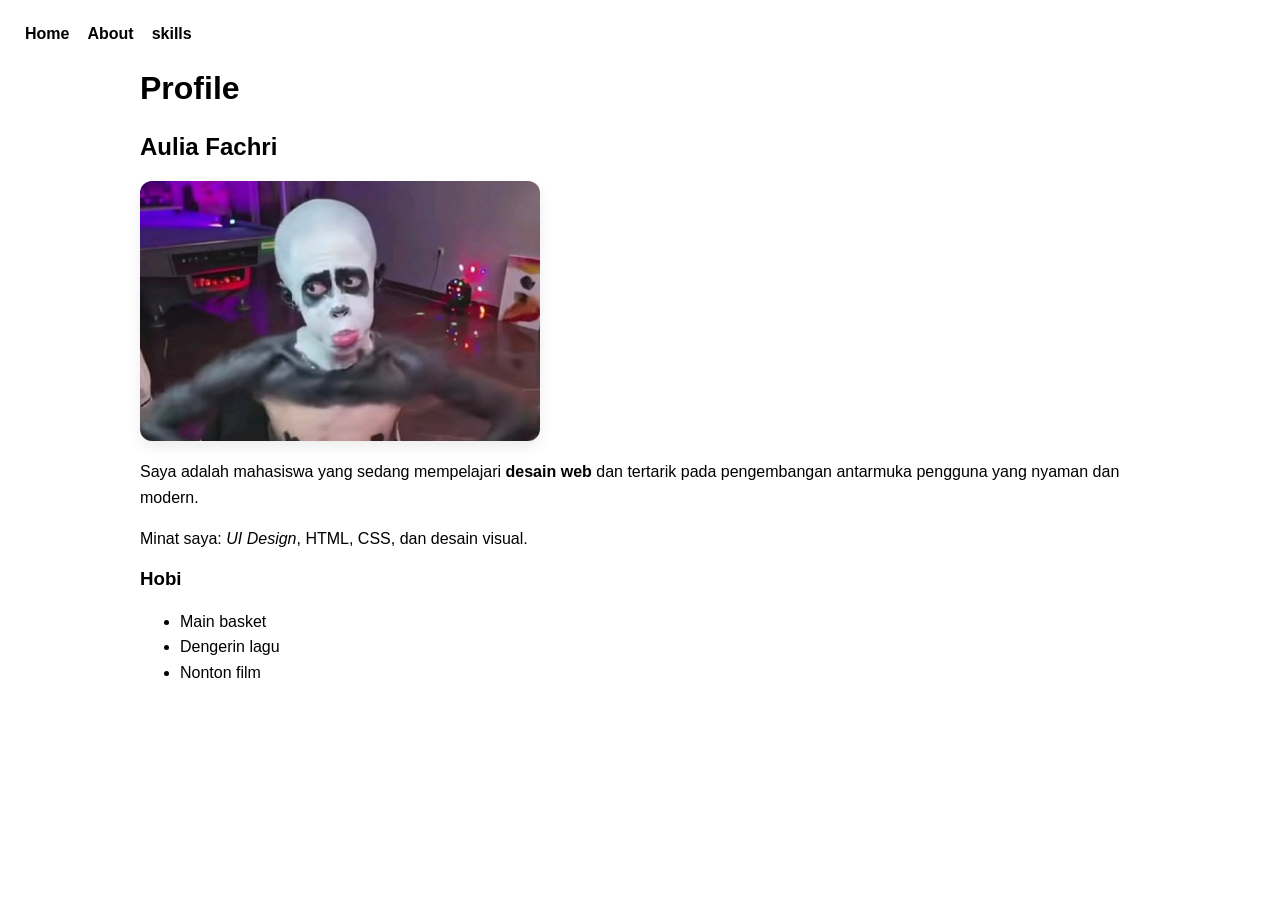
<file: pertemuan2/index.html>
<!DOCTYPE html>
<html lang="en">
<head>
    <meta charset="UTF-8">
    <meta name="viewport" content="width=device-width, initial-scale=1.0">
    <title>Data Mahasiswa</title>
    <link rel="stylesheet" href="css/style.css">
</head>
<body>
    <header>
        <nav>
            <a href="index.html">Home</a>
            <a href="about.html">About</a>
            <a href="skills.html">skills</a>
        </nav>
    </header>

    <main>
        <section id="home">
            <h1>Profile</h1>
            <h2>Aulia Fachri</h2>
            <img src= "dokum/img/poto.jpg" alt="robby">
            <p>Saya adalah mahasiswa yang sedang mempelajari <strong>desain web</strong> dan tertarik pada pengembangan antarmuka pengguna yang nyaman dan modern.</p>
            <p>Minat saya: <em>UI Design</em>, HTML, CSS, dan desain visual.</p>
        </section>
                
        <section id="hobby">
            <h3>Hobi</h3>
            <ul>
                <li>Main basket</li>
                <li>Dengerin lagu</li>
                <li>Nonton film</li>
            </ul>
        </section>
    </main>
</body>
</html>
</file>
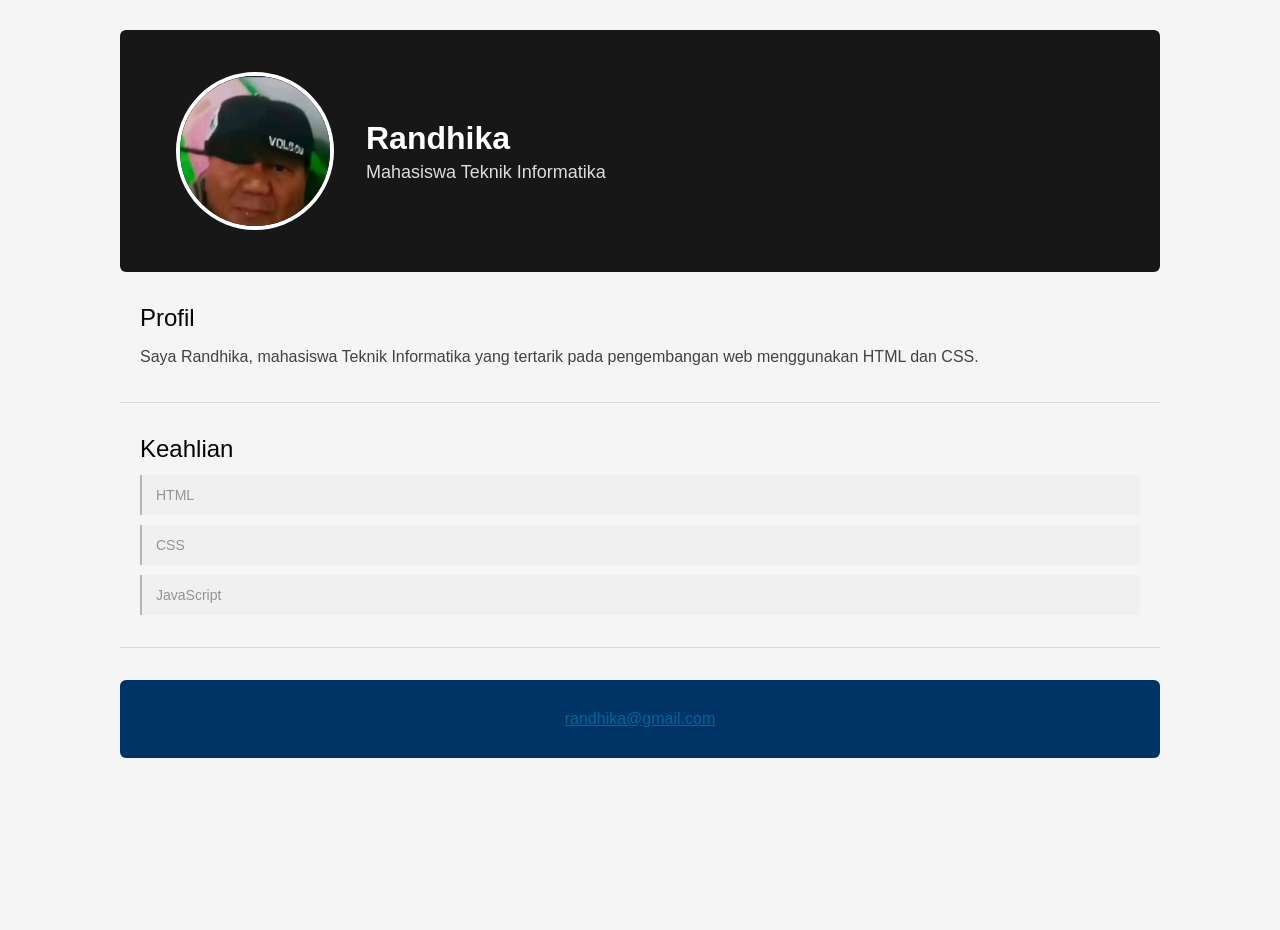
<file: pertemuan3/css-inline/index.html>
<!DOCTYPE html>
<html lang="id">
<head>
    <meta charset="utf-8">
    <meta name="viewport" content="width=device-width, initial-scale=1">
    <meta name="description" content="CV mahasiswa Teknik Informatika Randhika.">
    <title>CV Mahasiswa | Randhika</title>
</head>
<body style="margin:0; min-height:100vh; font-family:Arial, Helvetica, sans-serif; color:#202020; background-color:#f5f5f5; background-image:radial-gradient(#e2e2e2 0.7px, transparent 0.7px); background-size:22px 22px;">

    <div style="width:min(100% - 48px, 1040px); margin:30px auto;">

        <div style="display:flex; flex-wrap:wrap; align-items:center; gap:32px; padding:42px 56px; border-radius:6px; background:#171717;">
            <img class="foto-profil" src="img/ha.jpg" alt="Foto profil Randhika"
                 style="width:150px; height:150px; border:4px solid #ffffff; border-radius:50%; object-fit:cover;">
            <div>
                <h1 style="margin-top:0; margin-bottom:5px; color:#ffffff; font-size:32px; font-weight:bold;">Randhika</h1>
                <p class="profesi" style="margin:0; color:rgba(255,255,255,0.85); font-size:18px;">Mahasiswa Teknik Informatika</p>
            </div>
        </div>

        <div class="profil" style="padding:32px 20px; border-bottom:1px solid #d7d7d7;">
            <h2 style="margin:0 0 12px; color:#050505; font-size:24px; font-weight:400;">Profil</h2>
            <p style="margin:0; color:#424242; font-size:16px; line-height:1.6;">Saya Randhika, mahasiswa Teknik Informatika yang tertarik pada pengembangan web menggunakan HTML dan CSS.</p>
        </div>


        <div class="keahlian" style="padding:32px 20px; border-bottom:1px solid #d7d7d7;">
            <h2 style="margin:0 0 12px; color:#050505; font-size:24px; font-weight:400;">Keahlian</h2>
            <ul style="margin:0; padding:0; list-style:none;">
                <li style="margin-bottom:10px; padding:12px 14px; border-left:2px solid #777; background:#ededed; color:#333; font-size:14px;opacity: 50%;">HTML</li>
                <li style="margin-bottom:10px; padding:12px 14px; border-left:2px solid #777; background:#ededed; color:#333; font-size:14px; opacity: 50%;">CSS</li>
                <li style="padding:12px 14px; border-left:2px solid #777; background:#ededed; color:#333; font-size:14px; opacity: 50%;">JavaScript</li>
            </ul>
        </div>

  <footer>
        <div class="kontak" style="margin-top:32px; padding:30px; border-radius:6px; background-color:#003366; text-align:center;">
            <a href="mailto:randhika@gmail.com" style="color:#006699; font-size:16px;">randhika@gmail.com</a>
        </div>
</footer>

    </div>
</body>
</html>
</file>
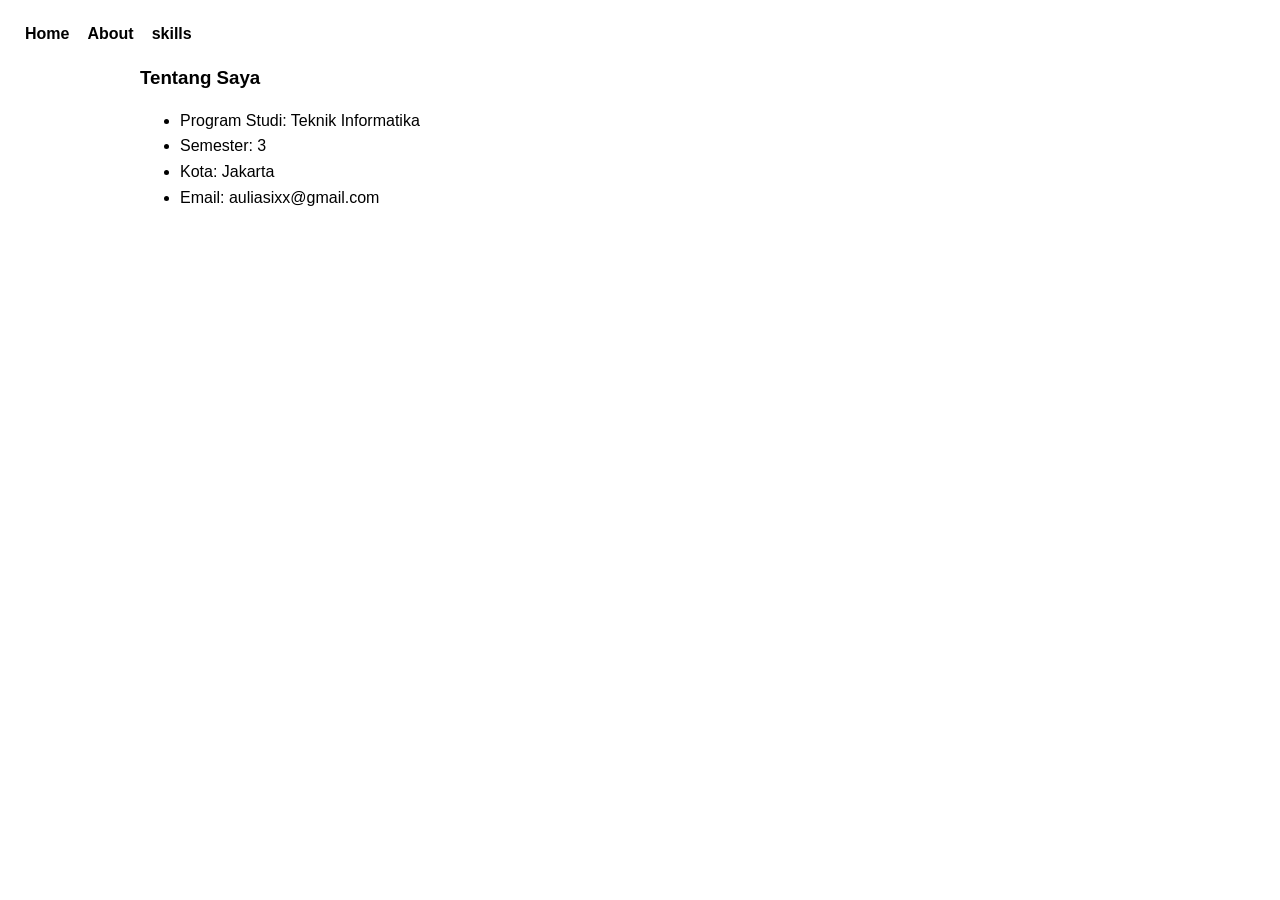
<file: pertemuan2/about.html>
<!DOCTYPE html>
<html lang="en">
<head>
    <meta charset="UTF-8">
    <meta name="viewport" content="width=device-width, initial-scale=1.0">
    <title>Document</title>
        <link rel="stylesheet" href="css/style.css">
        <nav>
            <a href="index.html">Home</a>
            <a href="about.html">About</a>
            <a href="skills.html">skills</a>
        </nav>
</head>
<body>
    <main>
       <section id="about">
            <h3>Tentang Saya</h3>
            <ul>
                <li>Program Studi: Teknik Informatika</li>
                <li>Semester: 3</li>
                <li>Kota: Jakarta</li>
                <li>Email: auliasixx@gmail.com</li>
            </ul>       
    </section>
    </main>
</body>
</html>
</file>
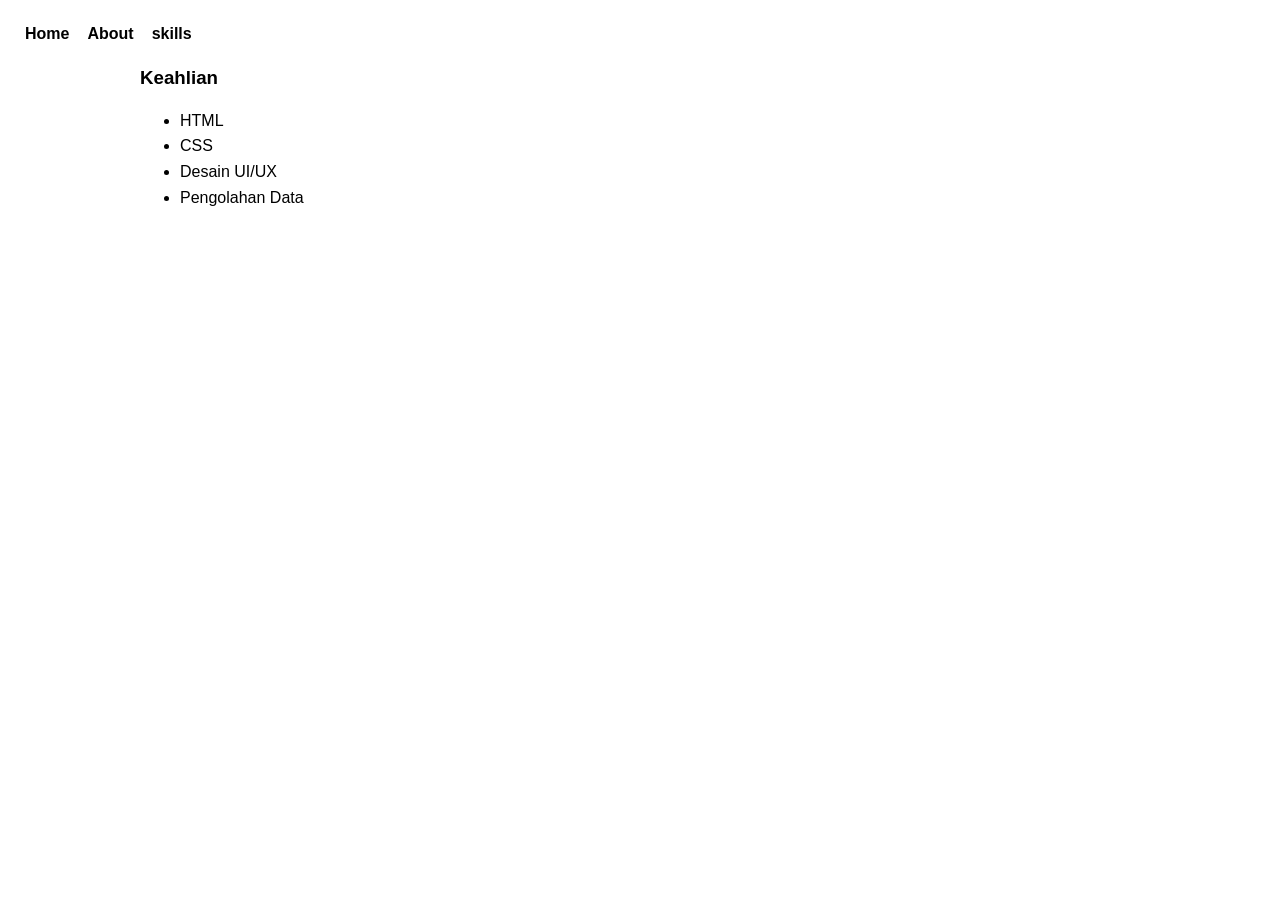
<file: pertemuan2/skills.html>
<!DOCTYPE html>
<html lang="en">
<head>
    <meta charset="UTF-8">
    <meta name="viewport" content="width=device-width, initial-scale=1.0">
    <title>Document</title>
        <link rel="stylesheet" href="css/style.css">
        <nav>
         <a href="index.html">Home</a>
         <a href="about.html">About</a>
        <a href="skills.html">skills</a>
        </nav>
</head>
<body>
    <main>
            <section id="skills">
            <h3>Keahlian</h3>
            <ul>
            <li>HTML</li>
            <li>CSS</li>
            <li>Desain UI/UX</li>
            <li>Pengolahan Data</li>
            </ul>
        </section>
    </main>
</body>
</html>
</file>
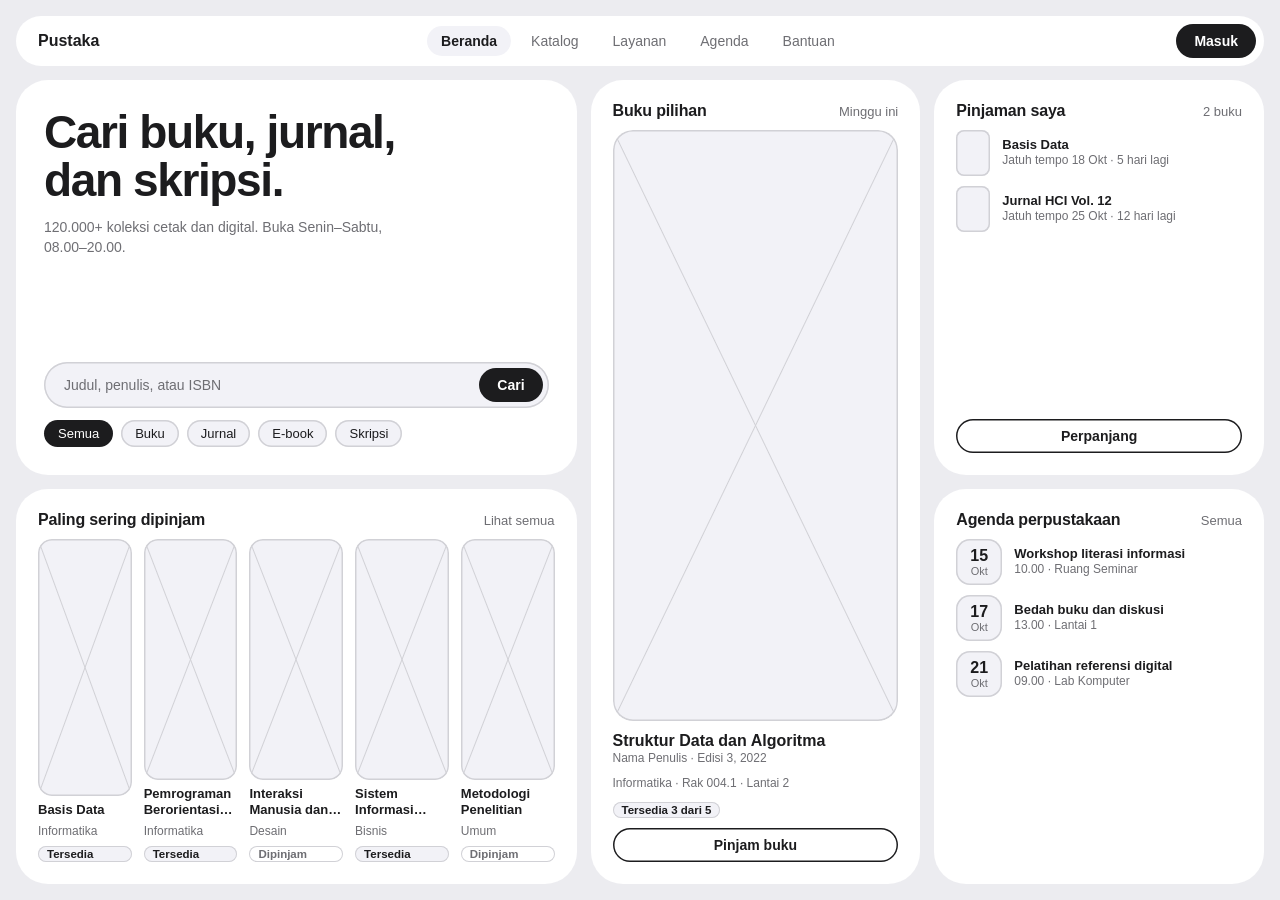
<file: pertemuan5/wireframe-perpustakaan.html>
<!doctype html>
<html lang="id">
  <head>
    <meta charset="UTF-8" />
    <meta
      name="viewport"
      content="width=device-width, initial-scale=1, viewport-fit=cover"
    />
    <title>Wireframe Perpustakaan</title>
    <style>
      :root {
        --bg: #ececf0;
        --card: #fff;
        --ink: #1c1c1e;
        --mid: #6e6e73;
        --line: #d1d1d6;
        --ph: #e5e5ea;
        --soft: #f2f2f7;
        --gap: 14px;
      }
      * {
        box-sizing: border-box;
        margin: 0;
      }
      body {
        background: var(--bg);
        color: var(--ink);
        font-family:
          -apple-system, BlinkMacSystemFont, "SF Pro Display", Inter,
          "Segoe UI", sans-serif;
        display: flex;
        flex-direction: column;
        gap: var(--gap);
        min-height: 100dvh;
        padding: max(16px, env(safe-area-inset-top)) 16px
          max(16px, env(safe-area-inset-bottom));
      }

      nav {
        flex: none;
        display: flex;
        align-items: center;
        gap: 20px;
        background: var(--card);
        border-radius: 999px;
        padding: 8px 8px 8px 22px;
        font-weight: 700;
      }
      nav .links {
        display: flex;
        gap: 6px;
        margin: 0 auto;
      }
      nav .links span {
        font-weight: 500;
        color: var(--mid);
        font-size: 14px;
        padding: 7px 14px;
        border-radius: 999px;
      }
      nav .links .on {
        background: var(--soft);
        color: var(--ink);
        font-weight: 600;
      }
      .btn {
        background: var(--ink);
        color: #fff;
        border-radius: 999px;
        padding: 9px 18px;
        font-size: 14px;
        font-weight: 600;
        white-space: nowrap;
      }
      .btn.line {
        background: none;
        color: var(--ink);
        box-shadow: inset 0 0 0 1.5px var(--ink);
        text-align: center;
      }

      .bento {
        flex: 1;
        min-height: 0;
        display: grid;
        gap: var(--gap);
        grid-template-columns: 1.7fr 1fr 1fr;
        grid-template-rows: repeat(2, minmax(0, 1fr));
        grid-template-areas: "hero feat loan" "pop feat agenda";
      }
      .card {
        background: var(--card);
        border-radius: 32px;
        padding: 22px;
        display: flex;
        flex-direction: column;
        gap: 10px;
        overflow: hidden;
        min-width: 0;
        min-height: 0;
      }
      .hero {
        grid-area: hero;
        justify-content: space-between;
        padding: 28px;
      }
      .feat {
        grid-area: feat;
      }
      .pop {
        grid-area: pop;
      }
      .loan {
        grid-area: loan;
      }
      .agenda {
        grid-area: agenda;
      }

      h1 {
        font-size: clamp(28px, 3.8vw, 46px);
        line-height: 1.05;
        letter-spacing: -0.03em;
        max-width: 15ch;
      }
      h2 {
        font-size: 16px;
        letter-spacing: -0.01em;
      }
      .head {
        display: flex;
        justify-content: space-between;
        align-items: baseline;
        gap: 8px;
      }
      .head a {
        font-size: 13px;
        color: var(--mid);
      }
      .sub {
        font-size: 14px;
        color: var(--mid);
        line-height: 1.45;
        max-width: 46ch;
      }
      .t {
        font-size: 13px;
        font-weight: 600;
        line-height: 1.25;
        display: -webkit-box;
        -webkit-line-clamp: 2;
        -webkit-box-orient: vertical;
        overflow: hidden;
      }
      .m {
        font-size: 12px;
        color: var(--mid);
        line-height: 1.3;
      }
      .ok {
        display: inline-block;
        font-size: 11.5px;
        font-weight: 600;
        border-radius: 999px;
        padding: 2px 9px;
        background: var(--soft);
        box-shadow: inset 0 0 0 1px var(--line);
      }
      .ok.no {
        background: none;
        color: var(--mid);
      }

      .search {
        display: flex;
        align-items: center;
        gap: 12px;
        background: var(--soft);
        border-radius: 999px;
        padding: 6px 6px 6px 20px;
        box-shadow: inset 0 0 0 1.5px var(--line);
        color: var(--mid);
        font-size: 14px;
      }
      .search span {
        flex: 1;
      }
      .chips {
        display: flex;
        flex-wrap: wrap;
        gap: 8px;
      }
      .chip {
        padding: 6px 14px;
        border-radius: 999px;
        background: var(--soft);
        font-size: 13px;
        box-shadow: inset 0 0 0 1.5px var(--line);
      }
      .chip.on {
        background: var(--ink);
        color: #fff;
        box-shadow: none;
      }

      .ph {
        flex: 1;
        min-height: 0;
        border-radius: 20px;
        background:
          linear-gradient(
            to top right,
            transparent calc(50% - 1px),
            var(--line) 50%,
            transparent calc(50% + 1px)
          ),
          linear-gradient(
            to top left,
            transparent calc(50% - 1px),
            var(--line) 50%,
            transparent calc(50% + 1px)
          ),
          var(--soft);
        box-shadow: inset 0 0 0 1.5px var(--line);
      }
      .shelf {
        display: grid;
        grid-template-columns: repeat(5, minmax(0, 1fr));
        gap: 12px;
        flex: 1;
        min-height: 0;
      }
      .shelf > div {
        display: flex;
        flex-direction: column;
        gap: 6px;
        min-height: 0;
      }
      .shelf .ph {
        border-radius: 14px;
      }

      .list {
        display: flex;
        flex-direction: column;
        gap: 10px;
        min-height: 0;
      }
      .item {
        display: flex;
        gap: 12px;
        align-items: center;
      }
      .item > div:last-child {
        min-width: 0;
      }
      .dot {
        width: 46px;
        height: 46px;
        border-radius: 14px;
        background: var(--soft);
        box-shadow: inset 0 0 0 1.5px var(--line);
        flex: none;
        display: flex;
        flex-direction: column;
        align-items: center;
        justify-content: center;
        font-size: 11px;
        color: var(--mid);
        line-height: 1.1;
      }
      .dot b {
        font-size: 16px;
        color: var(--ink);
      }
      .cov {
        width: 34px;
        height: 46px;
        border-radius: 8px;
        flex: none;
        background: var(--soft);
        box-shadow: inset 0 0 0 1.5px var(--line);
      }
      .sp {
        margin-top: auto;
      }

      @media (min-width: 761px) and (min-height: 640px) {
        body {
          height: 100dvh;
          overflow: hidden;
          min-height: 0;
        }
      }
      @media (max-width: 1000px) and (min-width: 761px) {
        .shelf {
          grid-template-columns: repeat(4, minmax(0, 1fr));
        }
        .shelf > div:nth-child(5) {
          display: none;
        }
        nav .links {
          display: none;
        }
        nav .btn {
          margin-left: auto;
        }
      }
      @media (max-width: 760px) {
        body {
          padding-left: 12px;
          padding-right: 12px;
        }
        nav .links {
          display: none;
        }
        nav .btn {
          margin-left: auto;
        }
        .bento {
          grid-template-columns: 1fr;
          grid-template-rows: none;
          grid-template-areas: "hero" "feat" "pop" "loan" "agenda";
        }
        .feat {
          height: 380px;
        }
        .pop {
          height: 300px;
        }
        .card {
          padding: 18px;
          border-radius: 26px;
        }
        .hero {
          padding: 22px;
          gap: 20px;
        }
        .shelf {
          grid-template-columns: repeat(3, minmax(0, 1fr));
        }
        .shelf > div:nth-child(n + 4) {
          display: none;
        }
      }
    </style>
  </head>
  <body>
    <nav>
      Pustaka
      <div class="links">
        <span class="on">Beranda</span><span>Katalog</span><span>Layanan</span
        ><span>Agenda</span><span>Bantuan</span>
      </div>
      <div class="btn">Masuk</div>
    </nav>

    <main class="bento">
      <!-- Hero -->
      <section class="card hero">
        <div style="display: flex; flex-direction: column; gap: 12px">
          <h1>Cari buku, jurnal, dan skripsi.</h1>
          <p class="sub">
            120.000+ koleksi cetak dan digital. Buka Senin–Sabtu, 08.00–20.00.
          </p>
        </div>
        <div style="display: flex; flex-direction: column; gap: 12px">
          <div class="search">
            <span>Judul, penulis, atau ISBN</span>
            <div class="btn">Cari</div>
          </div>
          <div class="chips">
            <span class="chip on">Semua</span><span class="chip">Buku</span
            ><span class="chip">Jurnal</span><span class="chip">E-book</span
            ><span class="chip">Skripsi</span>
          </div>
        </div>
      </section>

      <!-- Buku pilihan -->
      <section class="card feat">
        <div class="head">
          <h2>Buku pilihan</h2>
          <a>Minggu ini</a>
        </div>
        <div class="ph"></div>
        <div>
          <div class="t" style="font-size: 16px">
            Struktur Data dan Algoritma
          </div>
          <div class="m">Nama Penulis · Edisi 3, 2022</div>
        </div>
        <div class="m">Informatika · Rak 004.1 · Lantai 2</div>
        <div style="display: flex; align-items: center; gap: 10px">
          <span class="ok">Tersedia 3 dari 5</span>
        </div>
        <div class="btn line">Pinjam buku</div>
      </section>

      <!-- Populer -->
      <section class="card pop">
        <div class="head">
          <h2>Paling sering dipinjam</h2>
          <a>Lihat semua</a>
        </div>
        <div class="shelf">
          <div>
            <div class="ph"></div>
            <div class="t">Basis Data</div>
            <div class="m">Informatika</div>
            <span class="ok">Tersedia</span>
          </div>
          <div>
            <div class="ph"></div>
            <div class="t">Pemrograman Berorientasi Objek</div>
            <div class="m">Informatika</div>
            <span class="ok">Tersedia</span>
          </div>
          <div>
            <div class="ph"></div>
            <div class="t">Interaksi Manusia dan Komputer</div>
            <div class="m">Desain</div>
            <span class="ok no">Dipinjam</span>
          </div>
          <div>
            <div class="ph"></div>
            <div class="t">Sistem Informasi Manajemen</div>
            <div class="m">Bisnis</div>
            <span class="ok">Tersedia</span>
          </div>
          <div>
            <div class="ph"></div>
            <div class="t">Metodologi Penelitian</div>
            <div class="m">Umum</div>
            <span class="ok no">Dipinjam</span>
          </div>
        </div>
      </section>

      <!-- Pinjaman -->
      <section class="card loan">
        <div class="head">
          <h2>Pinjaman saya</h2>
          <a>2 buku</a>
        </div>
        <div class="list">
          <div class="item">
            <div class="cov"></div>
            <div>
              <div class="t">Basis Data</div>
              <div class="m">Jatuh tempo 18 Okt · 5 hari lagi</div>
            </div>
          </div>
          <div class="item">
            <div class="cov"></div>
            <div>
              <div class="t">Jurnal HCI Vol. 12</div>
              <div class="m">Jatuh tempo 25 Okt · 12 hari lagi</div>
            </div>
          </div>
        </div>
        <div class="btn line sp">Perpanjang</div>
      </section>

      <!-- Agenda -->
      <section class="card agenda">
        <div class="head">
          <h2>Agenda perpustakaan</h2>
          <a>Semua</a>
        </div>
        <div class="list">
          <div class="item">
            <div class="dot"><b>15</b>Okt</div>
            <div>
              <div class="t">Workshop literasi informasi</div>
              <div class="m">10.00 · Ruang Seminar</div>
            </div>
          </div>
          <div class="item">
            <div class="dot"><b>17</b>Okt</div>
            <div>
              <div class="t">Bedah buku dan diskusi</div>
              <div class="m">13.00 · Lantai 1</div>
            </div>
          </div>
          <div class="item">
            <div class="dot"><b>21</b>Okt</div>
            <div>
              <div class="t">Pelatihan referensi digital</div>
              <div class="m">09.00 · Lab Komputer</div>
            </div>
          </div>
        </div>
      </section>
    </main>
  </body>
</html>
</file>
<file: pertemuan2/css/style.css>
body {
    margin: 0;
    font-family: Arial, Helvetica, sans-serif;
}


nav {
    display: flex;
    gap: 18px;
    flex-wrap: wrap;
    margin-bottom: 12px;
    margin-top: 25px;
    margin-left: 25px;
}

nav a {
    text-decoration: none;
    font-weight: 600;
    color: #000;
}

h1 {
    margin-left: auto;
    font-size: 2rem;
}

img {
    display: block;
    width: 40%;
    max-width: 420px;
    height: 260px;
    object-fit: cover;
    border-radius: 12px;
    margin: 12px 0 18px;
    box-shadow: 0 6px 14px rgba(0, 0, 0, 0.08);
}

h2, h3 {
    margin-top: 0;
}

p, li {
    line-height: 1.6;
}

main {
    max-width: 1000px;
    margin: 24px auto;
    padding: 0 20px;
}
</file>
